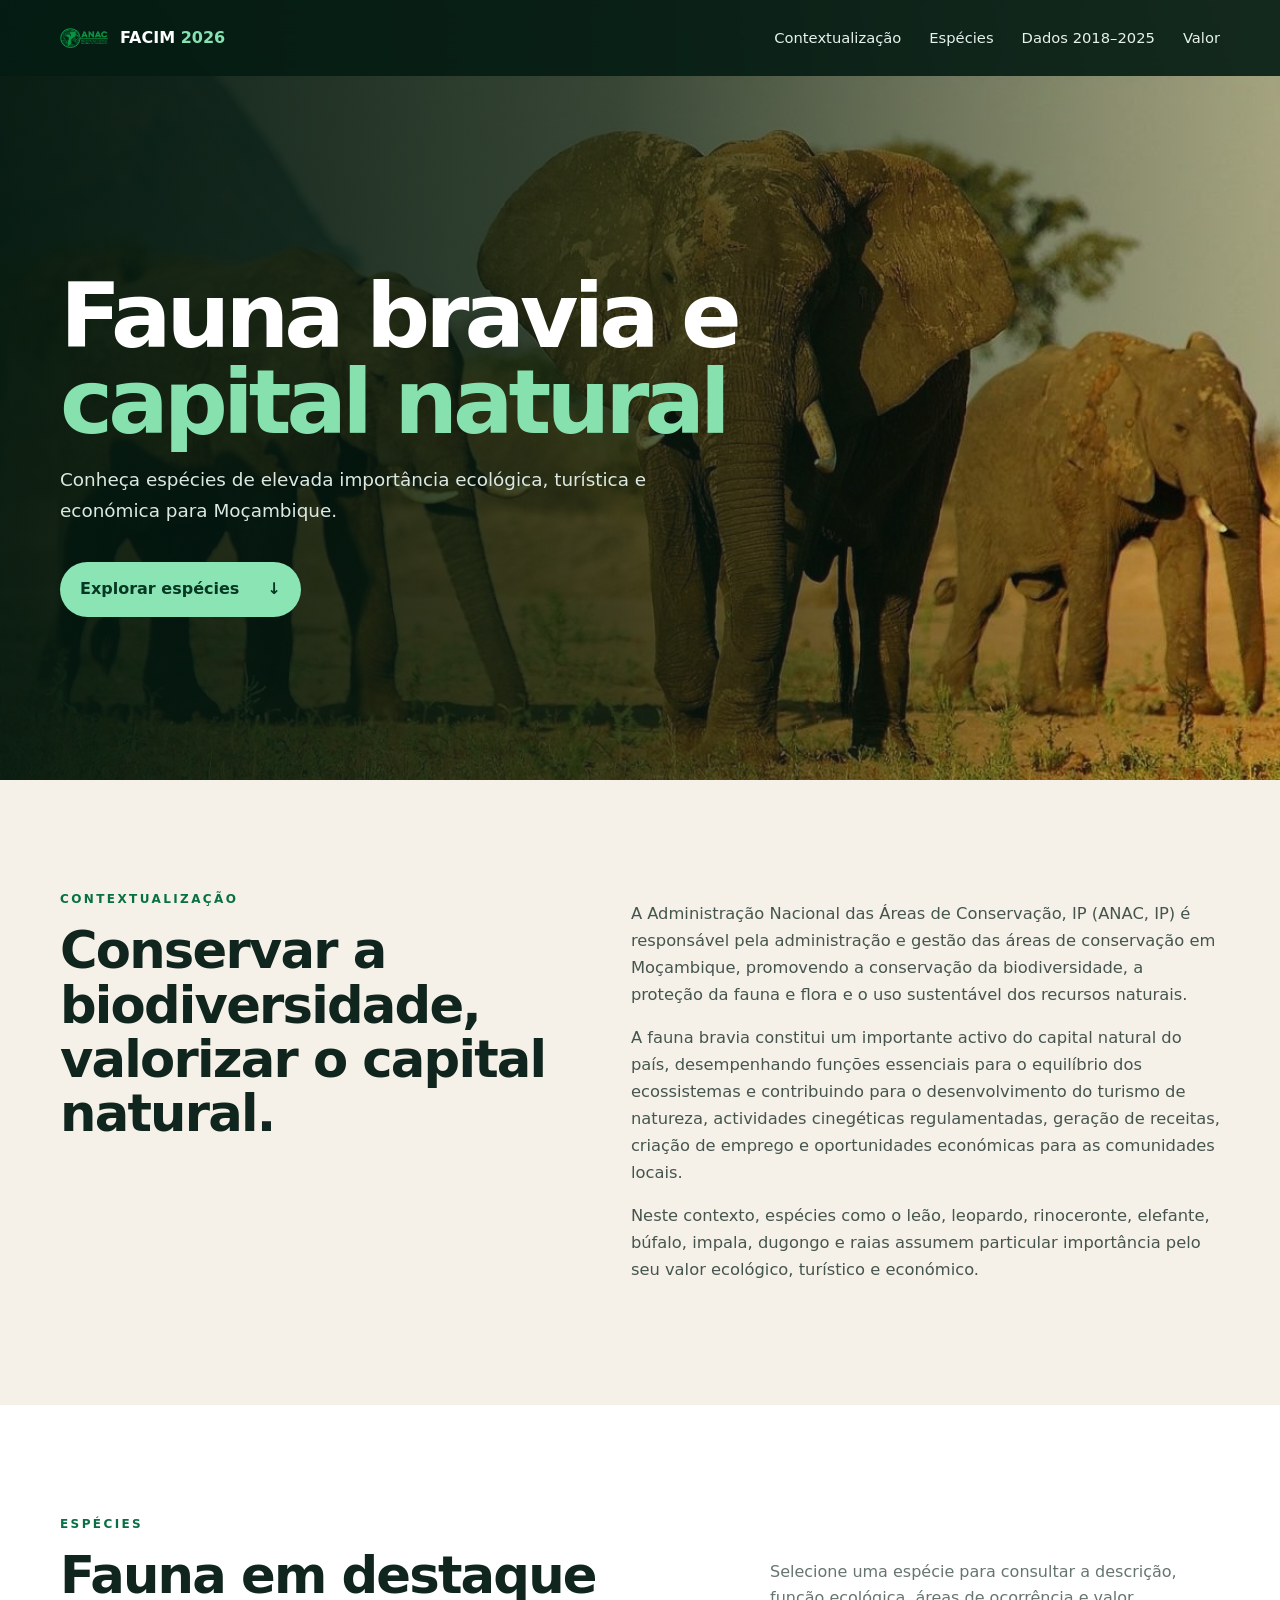
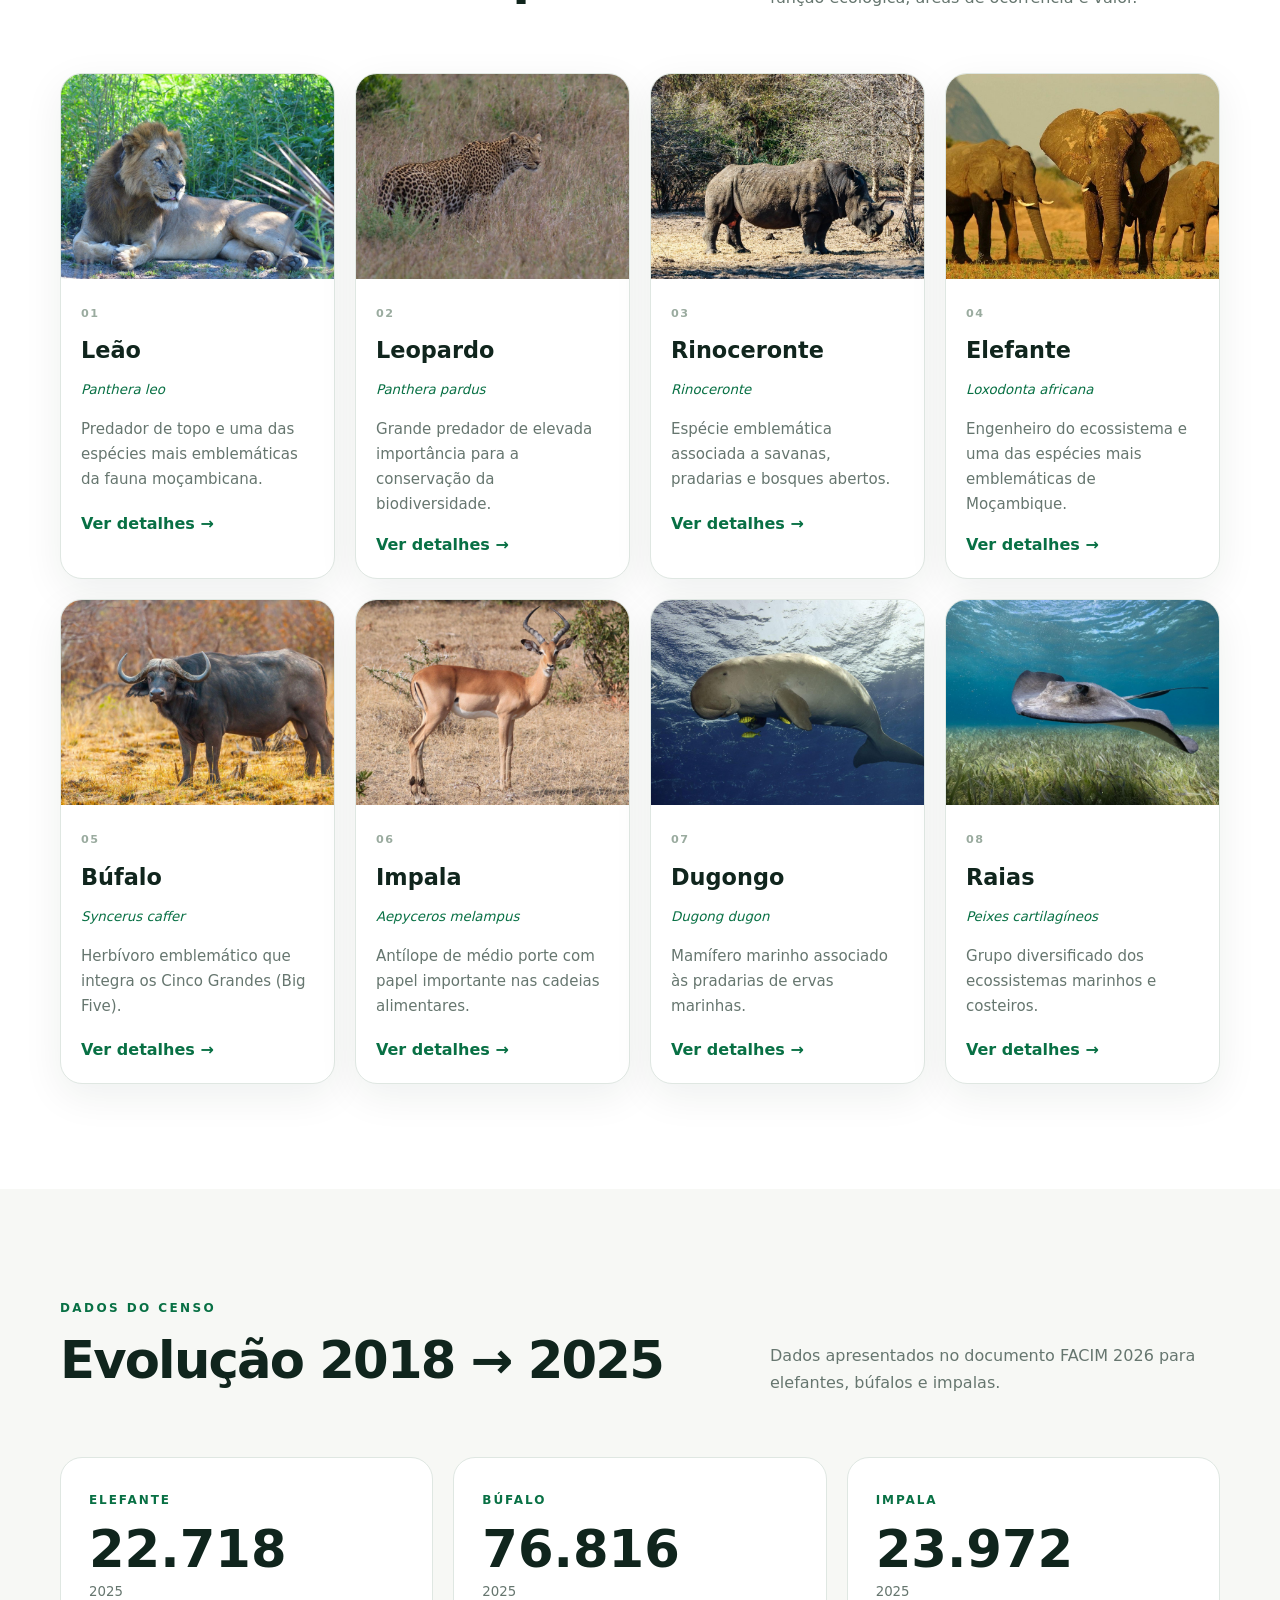
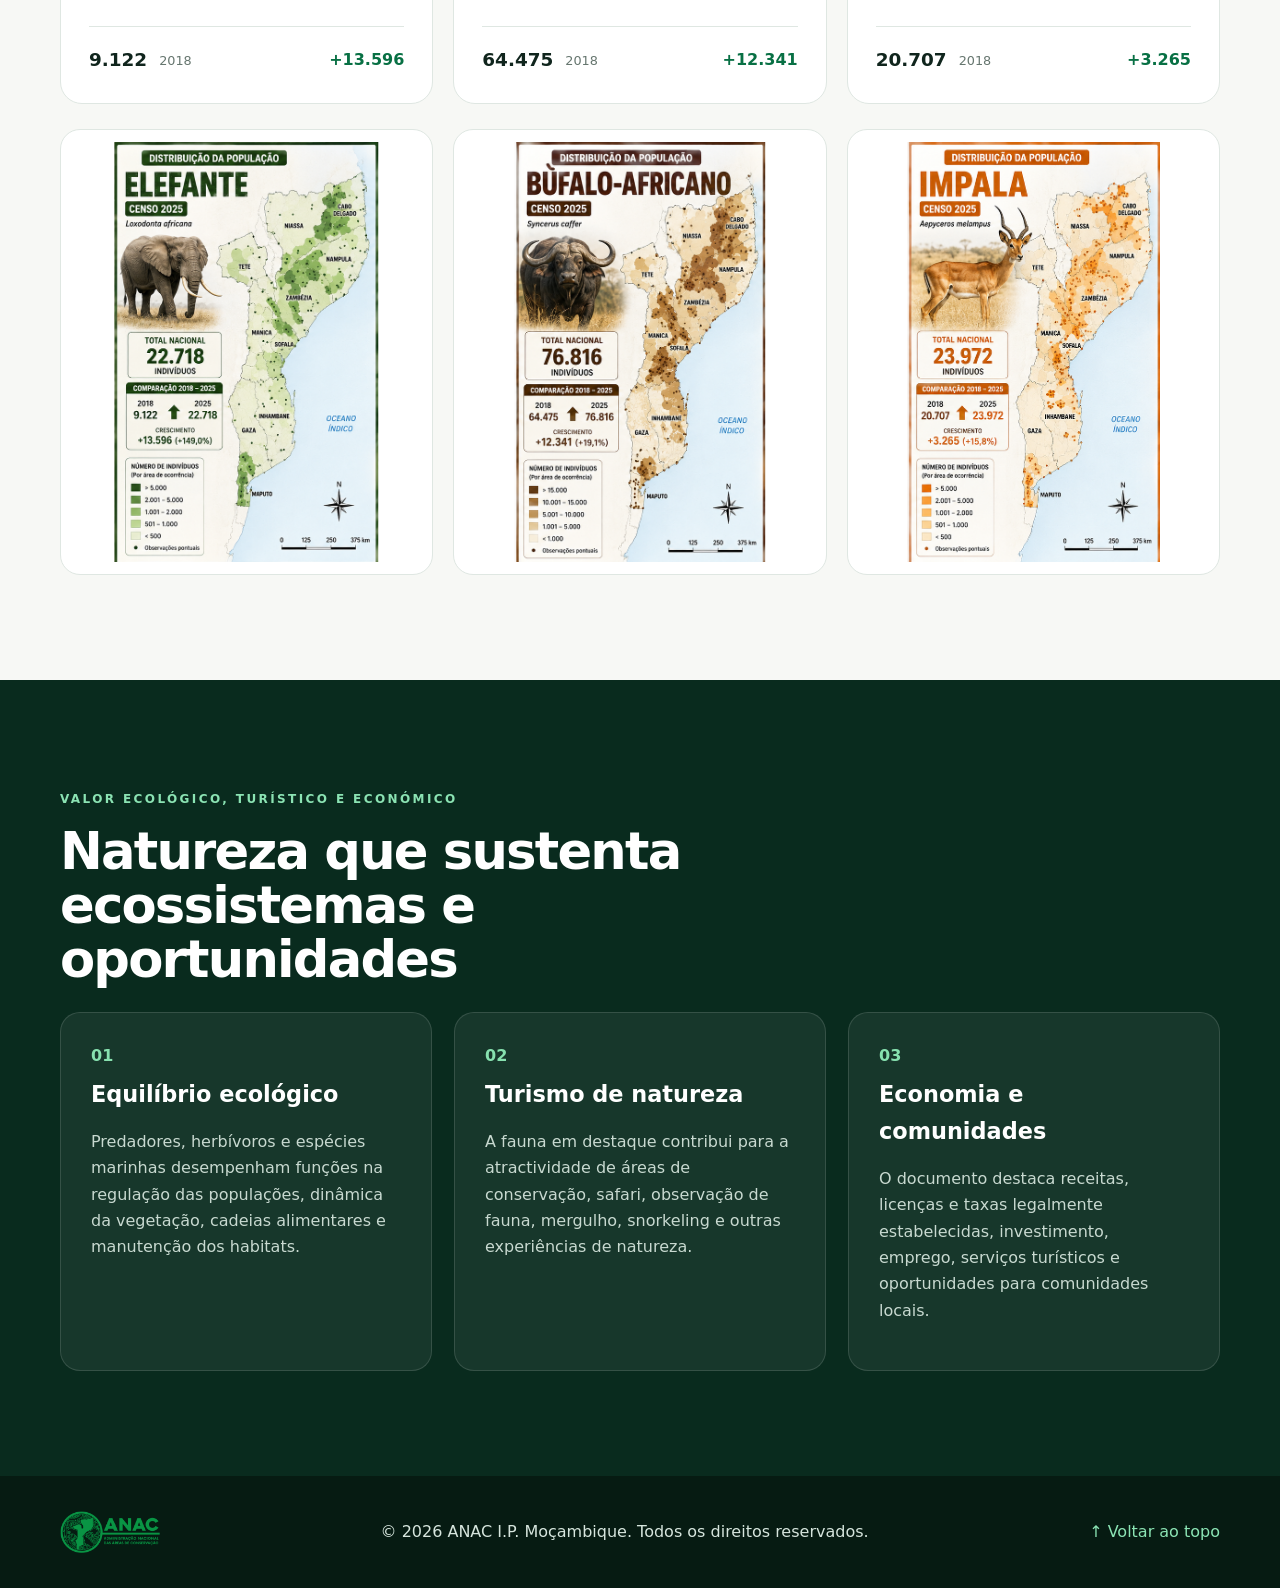
<file: index.html>
<!doctype html>
<html lang="pt-MZ">
<head>
<meta charset="utf-8"><meta name="viewport" content="width=device-width,initial-scale=1">
<meta name="theme-color" content="#0b6b43">
<meta name="description" content="FACIM 2026 — Fauna Bravia e Capital Natural de Moçambique">
<title>FACIM 2026 | Fauna Bravia e Capital Natural</title>
<link rel="stylesheet" href="styles.css">
</head>
<body>
<header class="topbar">
  <div class="wrap nav">
    <a class="brand" href="index.html"><img src="logo-anac.png" alt="ANAC"><span>FACIM <b>2026</b></span></a>
    <button class="menu" aria-label="Abrir menu">☰</button>
    <nav><a href="#sobre">Contextualização</a><a href="#especies">Espécies</a><a href="#dados">Dados 2018–2025</a><a href="#valor">Valor</a></nav>
  </div>
</header>

<main>
<section class="hero">
  <div class="hero-bg"></div>
  <div class="wrap hero-content">
        
    <h1>Fauna bravia e<br><em>capital natural</em></h1>
    <p>Conheça espécies de elevada importância ecológica, turística e económica para Moçambique.</p>
    <a class="btn" href="#especies">Explorar espécies <span>↓</span></a>
  </div>
</section>

<section id="sobre" class="section intro">
 <div class="wrap grid2">
  <div><span class="eyebrow dark">CONTEXTUALIZAÇÃO</span><h2>Conservar a biodiversidade, valorizar o capital natural.</h2></div>
  <div class="lead">
   <p>A Administração Nacional das Áreas de Conservação, IP (ANAC, IP) é responsável pela administração e gestão das áreas de conservação em Moçambique, promovendo a conservação da biodiversidade, a proteção da fauna e flora e o uso sustentável dos recursos naturais.</p>
   <p>A fauna bravia constitui um importante activo do capital natural do país, desempenhando funções essenciais para o equilíbrio dos ecossistemas e contribuindo para o desenvolvimento do turismo de natureza, actividades cinegéticas regulamentadas, geração de receitas, criação de emprego e oportunidades económicas para as comunidades locais.</p>
   <p>Neste contexto, espécies como o leão, leopardo, rinoceronte, elefante, búfalo, impala, dugongo e raias assumem particular importância pelo seu valor ecológico, turístico e económico.</p>
  </div>
 </div>
</section>

<section id="especies" class="section species">
 <div class="wrap">
  <div class="section-head"><div><span class="eyebrow dark">ESPÉCIES</span><h2>Fauna em destaque</h2></div><p>Selecione uma espécie para consultar a descrição, função ecológica, áreas de ocorrência e valor.</p></div>
  <div class="cards">
   <article class="card"><img src="leao.jpg" alt="Leão"><div><span class="tag">01</span><h3>Leão</h3><small>Panthera leo</small><p>Predador de topo e uma das espécies mais emblemáticas da fauna moçambicana.</p><a class="detail" href="details.html?id=leao">Ver detalhes →</a></div></article>
   <article class="card"><img src="leopardo.jpg" alt="Leopardo"><div><span class="tag">02</span><h3>Leopardo</h3><small>Panthera pardus</small><p>Grande predador de elevada importância para a conservação da biodiversidade.</p><a class="detail" href="details.html?id=leopardo">Ver detalhes →</a></div></article>
   <article class="card"><img src="rinoceronte.jpg" alt="Rinoceronte"><div><span class="tag">03</span><h3>Rinoceronte</h3><small>Rinoceronte</small><p>Espécie emblemática associada a savanas, pradarias e bosques abertos.</p><a class="detail" href="details.html?id=rinoceronte">Ver detalhes →</a></div></article>
   <article class="card"><img src="elefantes.jpg" alt="Elefante"><div><span class="tag">04</span><h3>Elefante</h3><small>Loxodonta africana</small><p>Engenheiro do ecossistema e uma das espécies mais emblemáticas de Moçambique.</p><a class="detail" href="details.html?id=elefante">Ver detalhes →</a></div></article>
   <article class="card"><img src="bufalo.jpg" alt="Búfalo"><div><span class="tag">05</span><h3>Búfalo</h3><small>Syncerus caffer</small><p>Herbívoro emblemático que integra os Cinco Grandes (Big Five).</p><a class="detail" href="details.html?id=bufalo">Ver detalhes →</a></div></article>
   <article class="card"><img src="impala.jpg" alt="Impala"><div><span class="tag">06</span><h3>Impala</h3><small>Aepyceros melampus</small><p>Antílope de médio porte com papel importante nas cadeias alimentares.</p><a class="detail" href="details.html?id=impala">Ver detalhes →</a></div></article>
   <article class="card"><img src="dugongo.jpg" alt="Dugongo"><div><span class="tag">07</span><h3>Dugongo</h3><small>Dugong dugon</small><p>Mamífero marinho associado às pradarias de ervas marinhas.</p><a class="detail" href="details.html?id=dugongo">Ver detalhes →</a></div></article>
   <article class="card"><img src="raia.jpg" alt="Raia"><div><span class="tag">08</span><h3>Raias</h3><small>Peixes cartilagíneos</small><p>Grupo diversificado dos ecossistemas marinhos e costeiros.</p><a class="detail" href="details.html?id=raias">Ver detalhes →</a></div></article>
  </div>
 </div>
</section>

<section id="dados" class="section data">
 <div class="wrap">
  <div class="section-head"><div><span class="eyebrow dark">DADOS DO CENSO</span><h2>Evolução 2018 → 2025</h2></div><p>Dados apresentados no documento FACIM 2026 para elefantes, búfalos e impalas.</p></div>
  <div class="stats">
   <div class="stat"><span>ELEFANTE</span><strong>22.718</strong><small>2025</small><div class="compare"><b>9.122</b><span>2018</span><i>+13.596</i></div></div>
   <div class="stat"><span>BÚFALO</span><strong>76.816</strong><small>2025</small><div class="compare"><b>64.475</b><span>2018</span><i>+12.341</i></div></div>
   <div class="stat"><span>IMPALA</span><strong>23.972</strong><small>2025</small><div class="compare"><b>20.707</b><span>2018</span><i>+3.265</i></div></div>
  </div>
  <div class="census-grid">
   <figure><img src="elefante-censo.png" alt="Infográfico do censo de elefantes"></figure>
   <figure><img src="bufalo-censo.png" alt="Infográfico do censo de búfalos"></figure>
   <figure><img src="impala-censo.png" alt="Infográfico do censo de impalas"></figure>
  </div>
 </div>
</section>

<section id="valor" class="section dark-section">
 <div class="wrap"><span class="eyebrow">VALOR ECOLÓGICO, TURÍSTICO E ECONÓMICO</span><h2>Natureza que sustenta ecossistemas e oportunidades</h2>
  <div class="value-grid">
   <div><strong>01</strong><h3>Equilíbrio ecológico</h3><p>Predadores, herbívoros e espécies marinhas desempenham funções na regulação das populações, dinâmica da vegetação, cadeias alimentares e manutenção dos habitats.</p></div>
   <div><strong>02</strong><h3>Turismo de natureza</h3><p>A fauna em destaque contribui para a atractividade de áreas de conservação, safari, observação de fauna, mergulho, snorkeling e outras experiências de natureza.</p></div>
   <div><strong>03</strong><h3>Economia e comunidades</h3><p>O documento destaca receitas, licenças e taxas legalmente estabelecidas, investimento, emprego, serviços turísticos e oportunidades para comunidades locais.</p></div>
  </div>
 </div>
</section>
</main>

<footer><div class="wrap footer"><img src="logo-anac.png" alt="ANAC">© 2026 ANAC I.P. Moçambique. Todos os direitos reservados.<a href="#inicio">↑ Voltar ao topo</a></div></footer>
<script>
const nav=document.querySelector('.nav'),menu=document.querySelector('.menu');menu.onclick=()=>nav.classList.toggle('open');document.querySelectorAll('nav a').forEach(a=>a.onclick=()=>nav.classList.remove('open'));
</script>
</body></html>
</file>
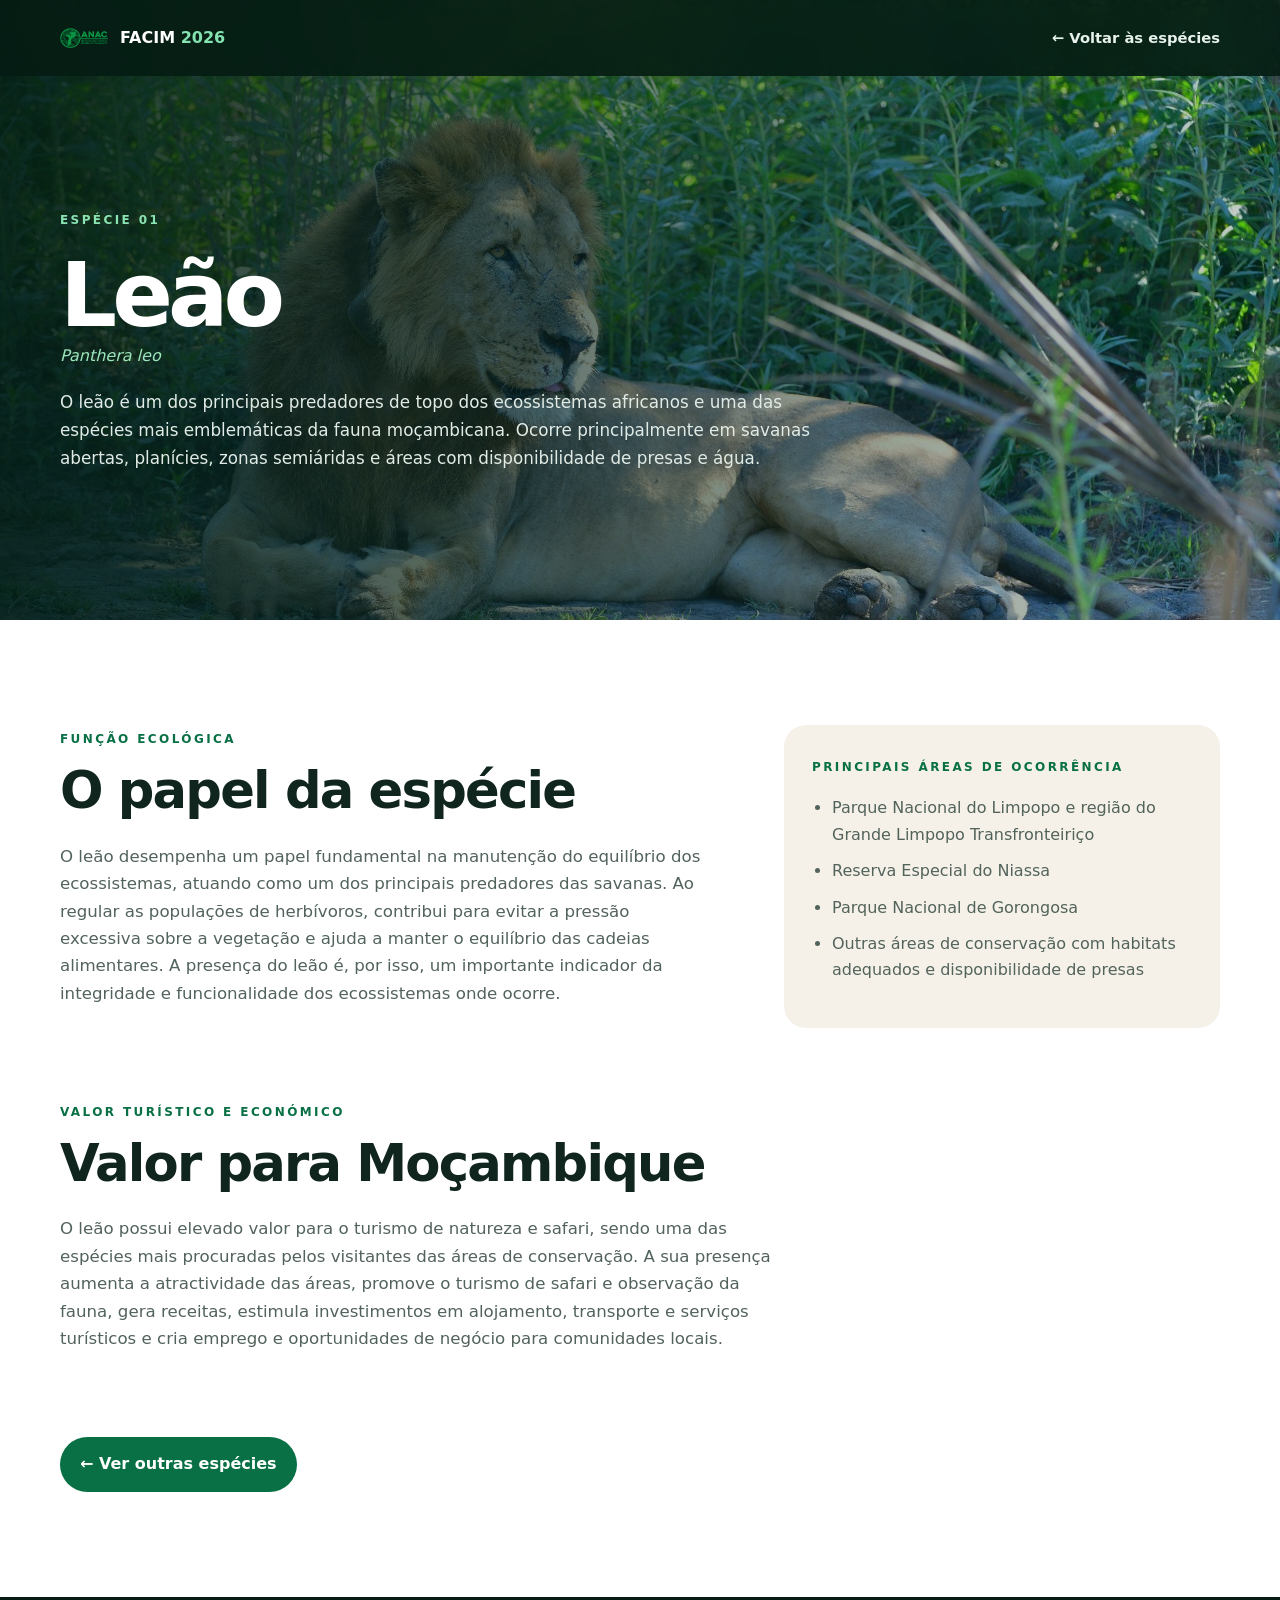
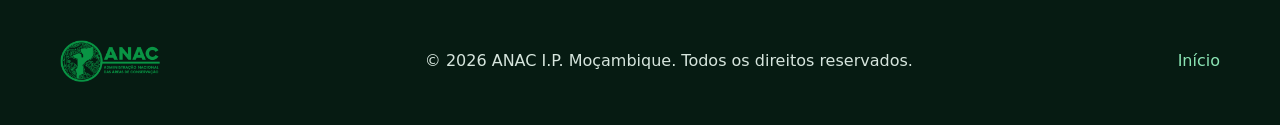
<file: details.html>
<!doctype html>
<html lang="pt-MZ">
<head><meta charset="utf-8"><meta name="viewport" content="width=device-width,initial-scale=1"><meta name="theme-color" content="#0b6b43"><title>FACIM 2026 | Espécie</title><link rel="stylesheet" href="styles.css"></head>
<body>
<header class="topbar"><div class="wrap nav"><a class="brand" href="index.html"><img src="logo-anac.png" alt="ANAC"><span>FACIM <b>2026</b></span></a><a class="back" href="index.html#especies">← Voltar às espécies</a></div></header>
<main id="detail"></main>
<footer><div class="wrap footer"><img src="logo-anac.png" alt="ANAC"><p>© 2026 ANAC I.P. Moçambique. Todos os direitos reservados.</p><a href="index.html">Início</a></div></footer>
<script src="details.js"></script>
</body></html>
</file>
<file: styles.css>
:root{--green:#087044;--green2:#0b8a55;--ink:#10251d;--muted:#66766f;--cream:#f5f1e8;--line:#dfe7e2;--white:#fff}*{box-sizing:border-box}html{scroll-behavior:smooth}body{margin:0;font-family:Inter,ui-sans-serif,system-ui,-apple-system,Segoe UI,sans-serif;color:var(--ink);line-height:1.65;background:#fff}.wrap{width:min(1160px,92%);margin:auto}.topbar{position:fixed;z-index:30;top:0;left:0;right:0;background:rgba(5,28,19,.9);backdrop-filter:blur(16px);color:#fff}.nav{height:76px;display:flex;align-items:center;justify-content:space-between}.brand{display:flex;align-items:center;gap:12px;color:#fff;text-decoration:none;font-weight:800}.brand img{width:48px;height:42px;object-fit:contain}.brand b{color:#85e3b1}.nav nav{display:flex;gap:28px}.nav nav a,.back{color:#e7f2ec;text-decoration:none;font-size:.92rem}.back{font-weight:700}.menu{display:none;background:none;border:0;color:#fff;font-size:28px}.hero{min-height:780px;position:relative;display:grid;align-items:center;overflow:hidden;color:#fff;background:#052c1e}.hero-bg{position:absolute;inset:0;background:linear-gradient(90deg,rgba(2,24,16,.95) 0%,rgba(2,24,16,.72) 48%,rgba(2,24,16,.12)),url('elefantes.jpg') center/cover}.hero-content{position:relative;padding-top:90px}.official{display:flex;align-items:center;gap:16px;margin-bottom:35px;font-size:.7rem;letter-spacing:.08em;color:#dbe9e2}.official img{width:52px;height:58px;object-fit:contain}.official strong{font-size:.68rem}.eyebrow{font-size:.75rem;letter-spacing:.2em;font-weight:850;color:#8be3b3}.eyebrow.dark{color:var(--green)}h1{font-size:clamp(3.2rem,7vw,6.5rem);line-height:.96;letter-spacing:-.055em;margin:20px 0}h1 em{font-style:normal;color:#87e1af}h2{font-size:clamp(2rem,4vw,3.5rem);line-height:1.06;letter-spacing:-.035em;margin:12px 0 25px}h3{font-size:1.4rem;margin:7px 0}.hero p{font-size:1.15rem;max-width:660px;color:#dce9e2}.btn{display:inline-flex;gap:28px;margin-top:18px;background:#8be4b4;color:#073823;text-decoration:none;padding:14px 20px;border-radius:999px;font-weight:850}.section{padding:105px 0}.intro{background:var(--cream)}.grid2{display:grid;grid-template-columns:1fr 1.2fr;gap:80px}.lead{font-size:1.02rem;color:#45554e}.section-head{display:flex;justify-content:space-between;gap:40px;align-items:end;margin-bottom:45px}.section-head>p{max-width:450px;color:var(--muted)}.cards{display:grid;grid-template-columns:repeat(4,1fr);gap:20px}.card{background:#fff;border:1px solid var(--line);border-radius:22px;overflow:hidden;box-shadow:0 12px 40px rgba(13,43,30,.07);transition:.3s}.card:hover{transform:translateY(-6px);box-shadow:0 20px 50px rgba(13,43,30,.13)}.card img{width:100%;height:205px;object-fit:cover;display:block}.card>div{padding:20px}.card small{color:var(--green);font-style:italic}.card p{color:var(--muted);min-height:78px;font-size:.94rem}.tag{font-size:.7rem;color:#9aab9f;letter-spacing:.12em;font-weight:800}.detail{color:var(--green);text-decoration:none;font-weight:850}.data{background:#f7f8f5}.stats{display:grid;grid-template-columns:repeat(3,1fr);gap:20px}.stat{background:#fff;border:1px solid var(--line);border-radius:22px;padding:28px}.stat>span{font-size:.75rem;letter-spacing:.16em;font-weight:850;color:var(--green)}.stat strong{display:block;font-size:3.2rem;line-height:1;margin:12px 0 2px}.stat>small{color:var(--muted)}.compare{margin-top:22px;padding-top:18px;border-top:1px solid var(--line);display:flex;align-items:center;gap:12px}.compare b{font-size:1.15rem}.compare span{font-size:.8rem;color:var(--muted)}.compare i{margin-left:auto;color:var(--green);font-weight:800;font-style:normal}.census-grid{display:grid;grid-template-columns:repeat(3,1fr);gap:20px;margin-top:25px}.census-grid figure{margin:0;background:white;border-radius:20px;padding:12px;border:1px solid var(--line);display:flex;justify-content:center}.census-grid img{width:100%;height:420px;object-fit:contain}.dark-section{background:#092b1e;color:#fff}.dark-section h2{max-width:800px}.value-grid{display:grid;grid-template-columns:repeat(3,1fr);gap:22px}.value-grid>div{background:rgba(255,255,255,.06);border:1px solid rgba(255,255,255,.13);border-radius:20px;padding:30px}.value-grid strong{color:#87e1af}.value-grid p{color:#c8d9d0}.detail-hero{min-height:620px;position:relative;color:#fff;display:grid;align-items:end;overflow:hidden;background:#052c1e}.detail-image{position:absolute;inset:0;background-size:cover;background-position:center}.detail-content{position:relative;padding:150px 0 75px}.detail-content h1{margin-bottom:5px}.detail-content .latin{font-style:italic;color:#9ce6bc;margin:0 0 20px}.detail-content>p:last-child{max-width:780px;font-size:1.05rem;color:#e1ebe6}.detail-section{background:#fff}.detail-grid{display:grid;grid-template-columns:1.35fr .9fr;gap:70px}.detail-grid article>p,.detail-value p{color:#52635b;font-size:1.04rem}.detail-grid aside{background:var(--cream);border-radius:22px;padding:28px}.detail-grid ul{padding-left:20px;color:#52635b}.detail-grid li{margin:10px 0}.detail-value{margin-top:70px;display:grid;grid-template-columns:1.3fr .7fr;gap:40px}.censo-highlight{background:#eaf5ef;border:1px solid #cfe6da;border-radius:22px;padding:28px}.censo-highlight h3{margin-top:14px}.detail-actions{margin-top:50px}.green{background:var(--green);color:#fff}.footer{display:flex;align-items:center;gap:25px;justify-content:space-between}.footer img{width:100px;max-height:48px;object-fit:contain}.footer a{color:#8be4b4;text-decoration:none}footer{background:#061b12;color:#d6e5dd;padding:35px 0}@media(max-width:1000px){.cards{grid-template-columns:repeat(2,1fr)}.grid2,.detail-grid,.detail-value{grid-template-columns:1fr}.stats,.census-grid,.value-grid{grid-template-columns:1fr}.census-grid img{height:auto;max-height:520px}.section-head{display:block}}@media(max-width:700px){.nav nav{display:none}.menu{display:block}.nav.open nav{display:flex;position:absolute;top:76px;left:0;right:0;background:#092b1e;padding:20px;flex-direction:column;gap:15px}.back{font-size:.8rem}.cards{grid-template-columns:1fr}.hero{min-height:720px}.hero-content{padding-top:100px}.official{align-items:flex-start}.section{padding:75px 0}h1{font-size:3.25rem}.footer{flex-direction:column;align-items:flex-start}.detail-content{padding:140px 0 55px}}
</file>
